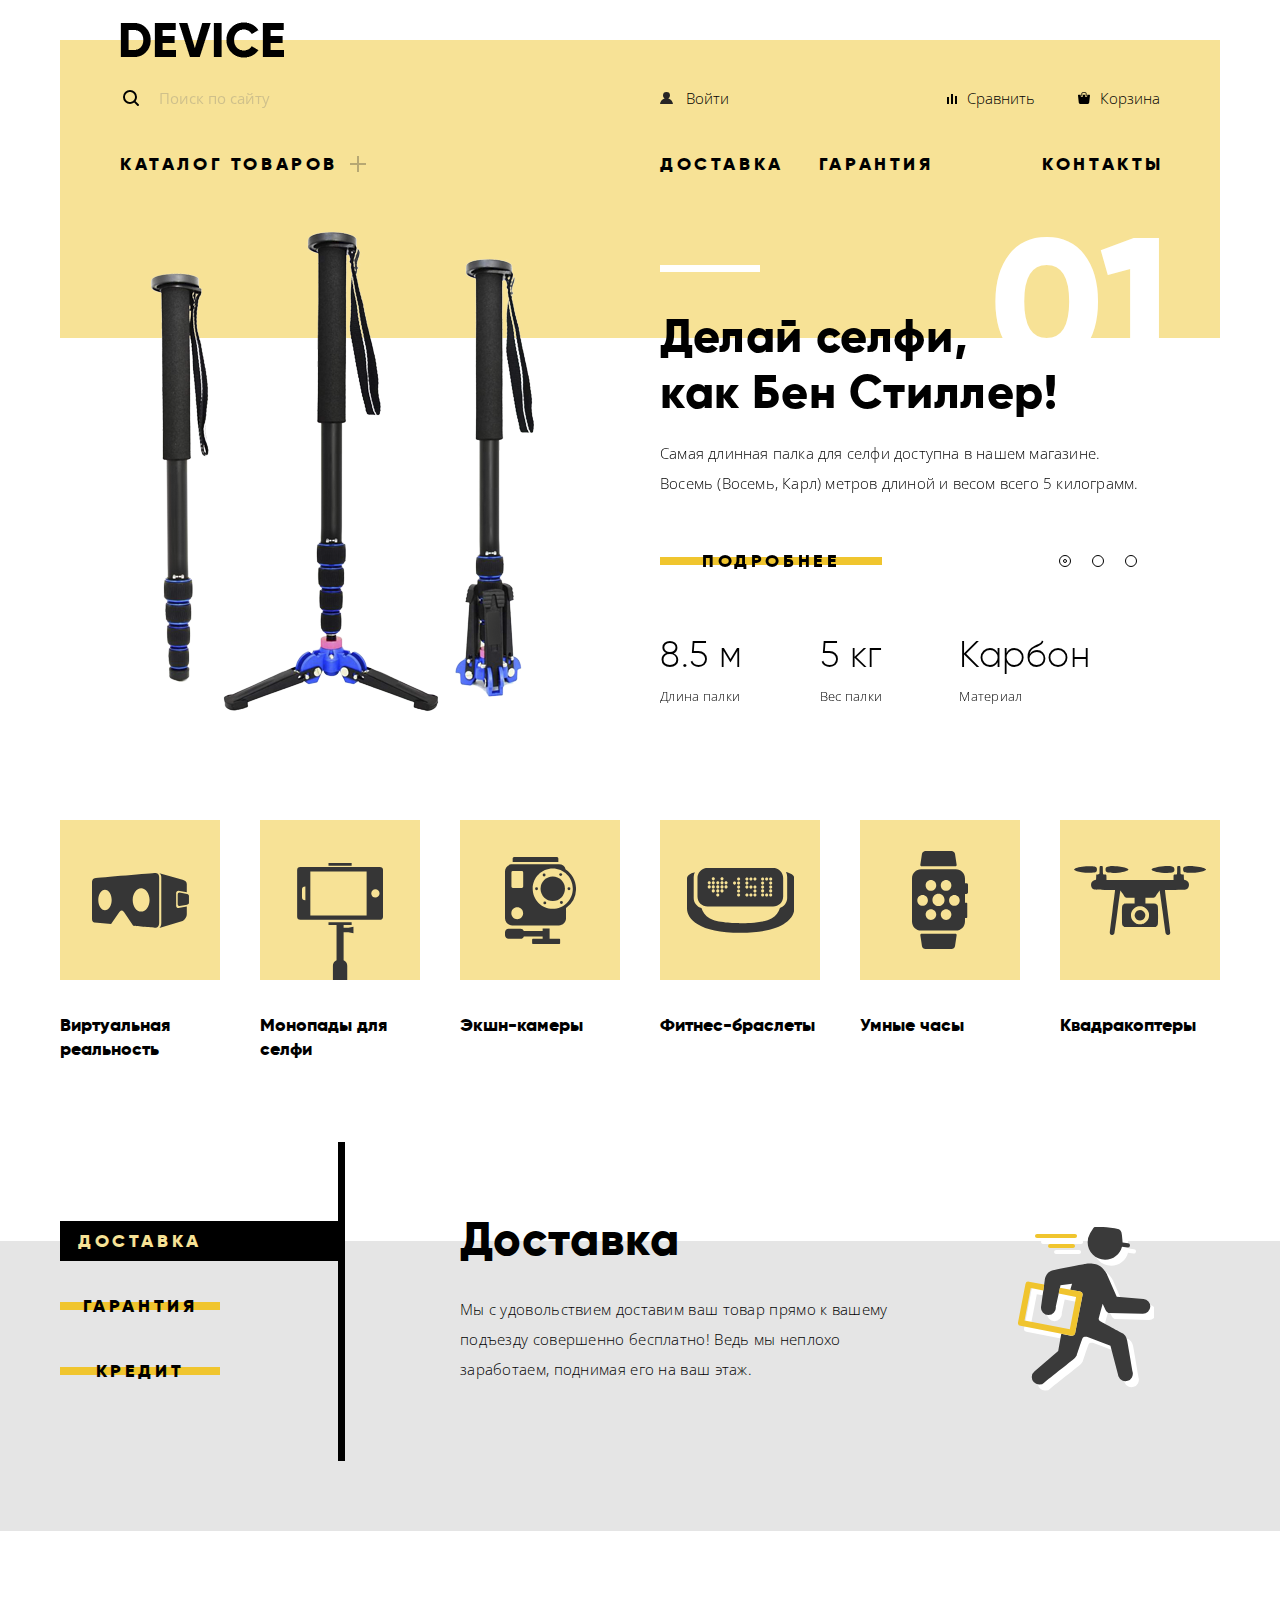
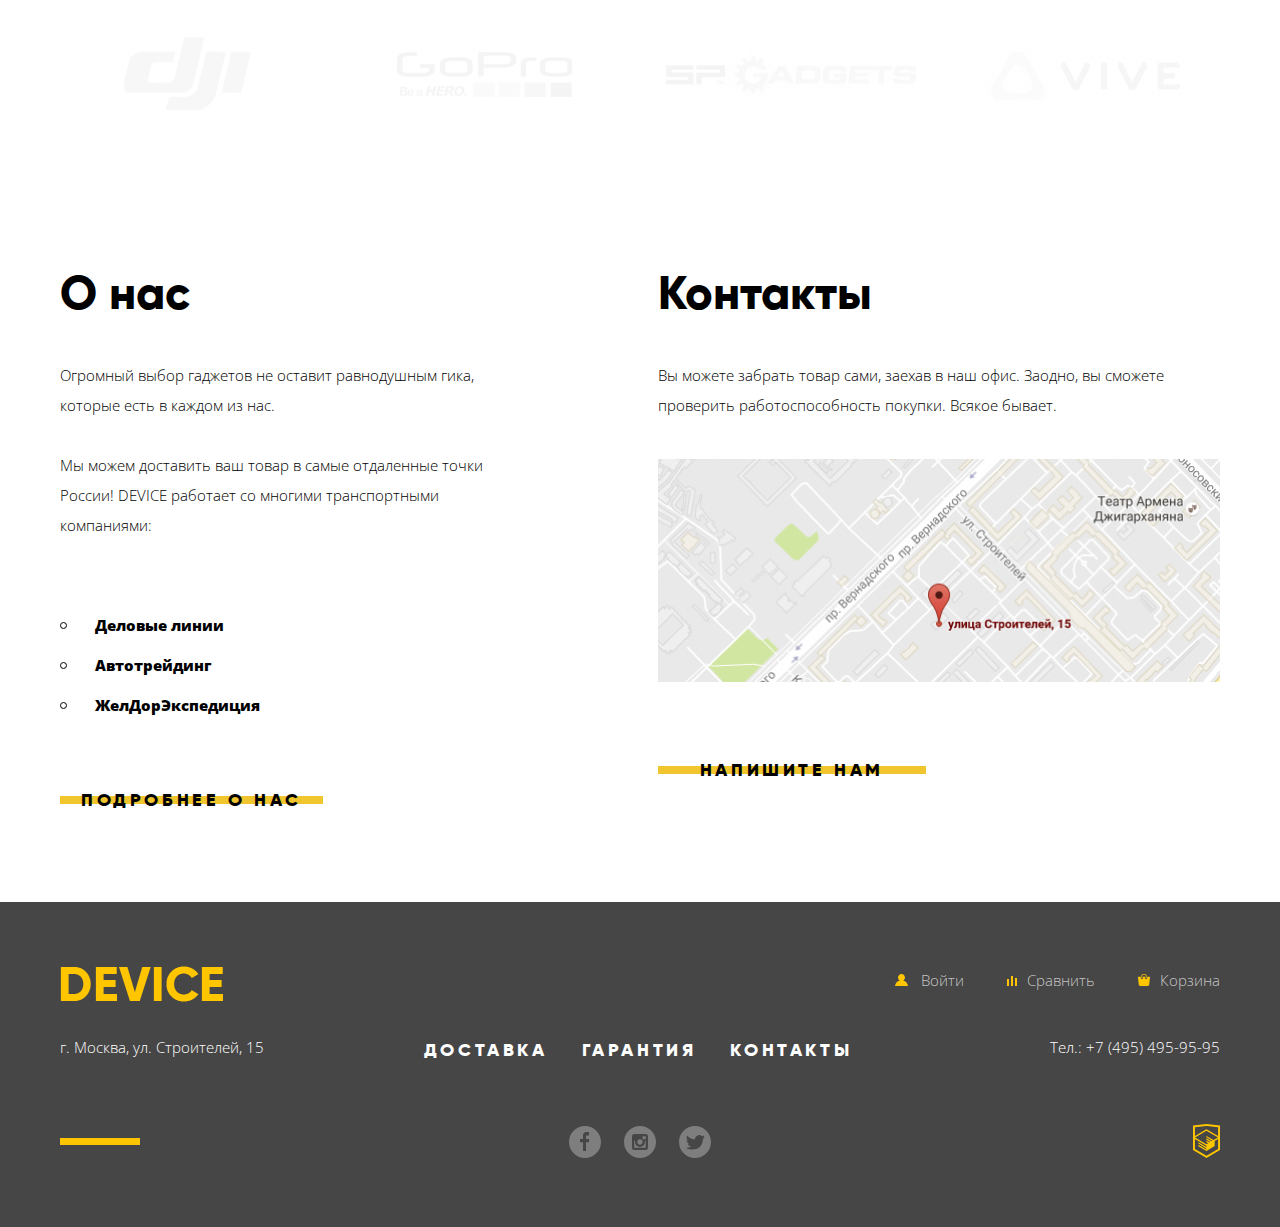
<file: index.html>
<!DOCTYPE html>
<html lang="ru">
<head>
	<meta charset="utf-8">
	<link href="https://fonts.googleapis.com/css?family=Open+Sans:300,400,700&amp;subset=cyrillic" rel="stylesheet">
	<link rel="stylesheet"  href="css/normalize.css">
	<link rel="stylesheet" type="text/css" href="css/style.css">
	<title>DEVICE</title>
</head>
<body>
	<header class="main-header container">
		<nav class="main-navigation">
			<a class="sign header-logo" href="#0"><img src="img/logo.png" width="150" height="52" alt="Логотип Девайс"></a>
			<div class="search-user-navigation">
				<form class="search-form" action="#0" method="post">
					<input name="search" placeholder="Поиск по сайту" type="search">
					<button type="submit">Найти</button>
				</form>
				<ul class="user-navigation">
					<li class="login-link"><a class="login-link-icon" href="login.html">Войти</a></li>
					<li class="comparison-link"><a class="comparison-link-icon" href="#0">Сравнить</a></li>
					<li class="basket-link"><a class="basket-link-icon" href="#0">Корзина</a></li>
				</ul>
			</div>
			<div class="site-navigation">
				<a class="site-navigation-icon" href="#0">Каталог товаров</a>
				<div class="catalog-menu">
					<ul>
						<li><a href="#0">Виртуальная реальность</a></li>
						<li><a href="#0">Моноподы для селфи</a></li>
						<li><a href="#0">Экшн-камеры</a></li>
					</ul>
					<ul>
						<li><a href="#0">Фитнес браслеты</a></li>
						<li><a href="#0">Умные часы</a></li>
					</ul>
					<ul>
						<li><a href="#0">Квадракоптеры</a></li>
					</ul>
				</div>
				<ul class="site-navigation-option">
					<li><a href="#0">Доставка</a></li>
					<li><a href="#0">Гарантия</a></li>
					<li><a href="#0">Контакты</a></li>
				</ul>
			</div>
		</nav>
	</header>
	<main class="main-contents">
		<section class="advertisement container">
			<input class="visually-hidden" type="radio" name="sliders" id="selfi" checked>
			<input class="visually-hidden" type="radio" name="sliders" id="bracelet">
			<input class="visually-hidden" type="radio" name="sliders" id="quadcopter">
			<div class="slide slide-01">
				<div class="picture">
					<img src="img/slider-1.png" width="384" height="486" alt="Самая длинная палка для селфи">
				</div>
				<div class="contents">
					<h2>Делай селфи,<br> как Бен Стиллер!</h2>
					<p>
						Самая длинная палка для селфи доступна в нашем магазине. Восемь (Восемь, Карл) метров длиной и весом всего 5 килограмм.
					</p>
					<div class="description">
						<a href="#0">Подробнее</a>
						<div class="slide-radio">
							<label for="selfi">Селфи-палка</label>
							<label for="bracelet">Фитнес-браслет</label>
							<label for="quadcopter">Квадракоптер</label>
						</div>
					</div>
					<ul class="detailed-description">
						<li>8.5 м
							<span>Длина палки</span>
						</li>
						<li>5 кг
							<span>Вес палки</span>
						</li>
						<li>Карбон
							<span>Материал</span>
						</li>
					</ul>
				</div>
			</div>
			<div class="slide slide-02">
				<div class="picture">
					<img src="img/slider-2.png" width="345" height="485" alt="Мотивирующие фитнес-браслеты">
				</div>
				<div class="contents">
					<h2>Худеем <br> правильно!</h2>
					<p>
						Мотивирующие фитнес-браслеты помогут найти в себе силы не пропускать занятия и соблюдать диету.
					</p>
					<div class="description">
						<a href="#0">Подробнее</a>
						<div class="slide-radio">
							<label for="selfi">Селфи-палка</label>
							<label for="bracelet">Фитнес-браслет</label>
							<label for="quadcopter">Квадракоптер</label>
						</div>
					</div>
					<ul class="detailed-description">
						<li>48 часов
							<span>Без подзарядки</span>
						</li>
					</ul>
				</div>
			</div>
			<div class="slide slide-03">
				<div class="picture">
					<img src="img/slider-3.png" width="526" height="334" alt="Квадракоптер с лазером">
				</div>
				<div class="contents">
					<h2>Порхает как бабочка, жалит как пчела!</h2>
					<p>
						Этот обычный, на первый взгляд, квадракоптер оснащен мощным лазером, замаскированным под стандартную камеру.
					</p>
					<div class="description">
						<a href="#0">Подробнее</a>
						<div class="slide-radio">
							<label for="selfi">Селфи-палка</label>
							<label for="bracelet">Фитнес-браслет</label>
							<label for="quadcopter">Квадракоптер</label>
						</div>
					</div>
					<ul class="detailed-description">
						<li>800 м
							<span>Дальность полета</span>
						</li>
						<li>50 м
							<span>Радиус поражения</span>
						</li>
					</ul>
				</div>
			</div>
		</section>
		<section class="products container">
			<ul class="catalog-products">
				<li><a class="visual-icon" href="#0">Виртуальная реальность</a></li>
				<li><a class="monopod-icon" href="#0">Монопады для селфи</a></li>
				<li><a class="camera-icon" href="#0">Экшн-камеры</a></li>
				<li><a class="bracelet-icon" href="#0">Фитнес-браслеты</a></li>
				<li><a class="watch-icon" href="#0">Умные часы</a></li>
				<li><a class="quadcopters-icon" href="#0">Квадракоптеры</a></li>
			</ul>
		</section>
		<section class="conditions">
			<section class="conditions-working container">
				<input class="visually-hidden" type="radio" id="button-delivery" name="conditions-working" checked>
				<input class="visually-hidden" type="radio" id="button-guarantee" name="conditions-working">
				<input class="visually-hidden" type="radio" id="button-credit" name="conditions-working">
				<div class="briefly-conditions">
					<ul>
						<li class="active"><span><label for="button-delivery">Доставка</label></span></li>
						<li><span><label for="button-guarantee">Гарантия</label></span></li>
						<li><span><label for="button-credit">Кредит</label></span></li>
					</ul>
				</div>
				<div class="detailed-conditions">
					<div class="contents-conditions stils-icon-delivery">
						<h2>Доставка</h2>
						<p>Мы с удовольствием доставим ваш товар прямо к вашему подъезду совершенно бесплатно! Ведь мы неплохо заработаем, поднимая его на ваш этаж.</p>
					</div>
					<div class="contents-conditions stils-icon-guarantee">
						<h2>Гарантия</h2>
						<p>Если из-за возгорания купленного у нас товара у вас сгорит дом - не переживайте, мы выдадим вам новый.<br>Товар, не дом, конечно же.</p>
					</div>
					<div class="contents-conditions stils-icon-credit">
						<h2>Кредит</h2>
						<p>Залезть в долговую яму стало проще! Кредитные консультанты подберут для вас наиболее выгодные условия кредита. Выгодные для нашего банка, разумеется.</p>
					</div>
				</div>
			</section>
		</section>
		<section class="partners container">
			<a href="#0"><img src="img/logo-1.jpg" width="260" height="100" alt="Логотип DJI"></a>
			<a href="#0"><img src="img/logo-3.jpg" width="260" height="100" alt="Логотип spGADGEST"></a>
			<a href="#0"><img src="img/logo-2.jpg" width="260" height="100" alt="Логотип GoPro"></a>
			<a href="#0"><img src="img/logo-4.jpg" width="260" height="100" alt="Логотип VIVE"></a>
		</section>
		<section class="information-contacts container">
			<section class="information">
				<h2>О нас</h2>
				<p>Огромный выбор гаджетов не оставит равнодушным гика, которые есть в каждом из нас.</p>
				<p>Мы можем доставить ваш товар в самые отдаленные точки России! DEVICE работает со многими транспортными компаниями:
				</p>
				<ul>
					<li>Деловые линии</li>
					<li>Автотрейдинг</li>
					<li>ЖелДорЭкспедиция</li>
				</ul>
				<a class="button" href="#0">Подробнее о нас</a>
			</section>
			<section class="сontacts">
				<h2>Контакты</h2>
				<p>Вы можете забрать товар сами, заехав в наш офис. Заодно, вы сможете проверить работоспособность покупки. Всякое бывает.</p>
				<img src="img/map.jpg" width="560" height="222" alt="Местонахождение на карте">
				<a class="button" href="#0">Напишите нам</a>
			</section>
		</section>
	</main>
	<footer class="main-footer">
		<div class="cellar-site container">
			<div class="user-footer"> 
				<a class="sign footer-logo" href="#0"><img src="img/logo-footer.png" width="150" height="52" alt="Логотип Девайс"></a>
				<ul class="user-footer-navigation">
					<li><a class="login-link-icon" href="login.html">Войти</a></li>
					<li><a class="comparison-link-icon" href="#0">Сравнить</a></li>
					<li><a class="basket-link-icon" href="#0">Корзина</a></li>
				</ul>
			</div>
			<div class="footer-conditions">
				<p class="adress">г. Москва, ул. Строителей, 15</p>
				<ul class="footer-conditions-working">
					<li><a href="#0">Доставка</a></li>
					<li><a href="#0">Гарантия</a></li>
					<li><a href="#0">Контакты</a></li>
				</ul>
				<p>Тел.: +7 (495) 495-95-95</p>
			</div>
			<div class="footer-social">
				<div class="social-networks">
					<a class="social-button facebook-icon" href="#0">Фейсбук</a>
					<a class="social-button instagram-icon" href="#0">Инстаграм</a>
					<a class="social-button twitter-icon" href="#0">Твиттер</a>
				</div>
				<a href="https://htmlacademy.ru/intensive/htmlcss" class="akademy">Академия</a>
			</div>
		</div>
	</footer>
	<section class="modal modal-contact">
		<h2 class="visually-hidden">Форма обратной связи</h2>
		<form action="#0" method="post">
			<div class="appointment-item-contacts">
				<p class="appointment-item">
					<label for="appointment-name">Ваше имя:</label>
					<input id="appointment-name" type="text" name="name" placeholder="Имя Фамилия">
				</p>
				<p class="appointment-item">
					<label for="appointment-email">Ваш e-mail:</label>
					<input id="appointment-email" type="email" name="email" placeholder="email@example.com">
				</p>
			</div>
			<p class="appointment-item">
				<label for="appointment-letter">Текст письма:</label>
				<textarea id="appointment-letter" name="appointment-letter" rows="8" cols="70" placeholder="В свободной форме"></textarea>
			</p>
			<button class="button" type="submit">Отправить</button>
		</form>
		<button class="modal-close" type="button">Закрыть</button>
	</section> 
	<section class="modal modal-map">
		<h2 class="visually-hidden">Как до нас добраться</h2>
		<iframe src="https://yandex.ru/map-widget/v1/-/CBVE4YsDwA" width="960" height="560"></iframe>
		<p>
			<img src="img/map-big.jpg" width="960" height="560" alt="Офис компании по адресу ул. Строителей 15, Санкт-Петербург">
		</p>
		<button class="modal-close" type="button">Закрыть</button>
	</section>
	<script src="js/popup.js"></script>
	<script src="js/map.js"></script>
</body>
</html>
</file>
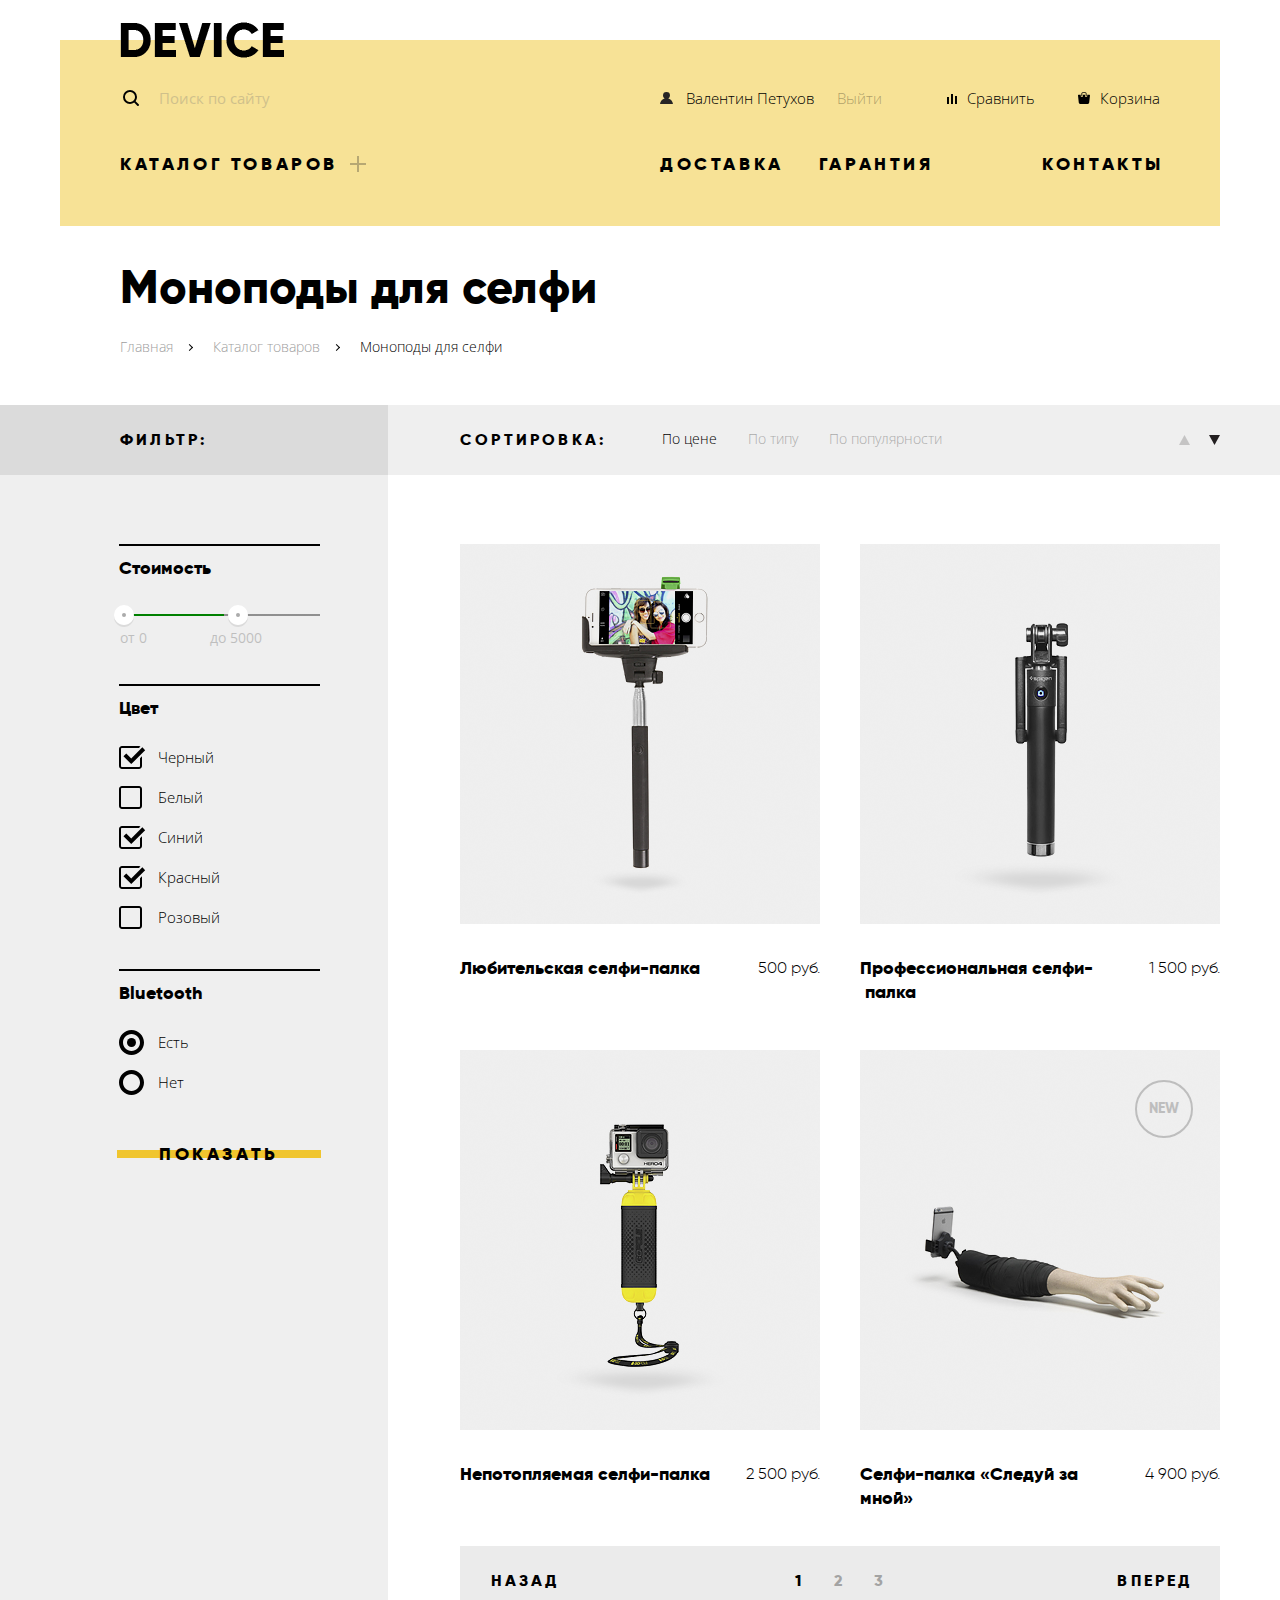
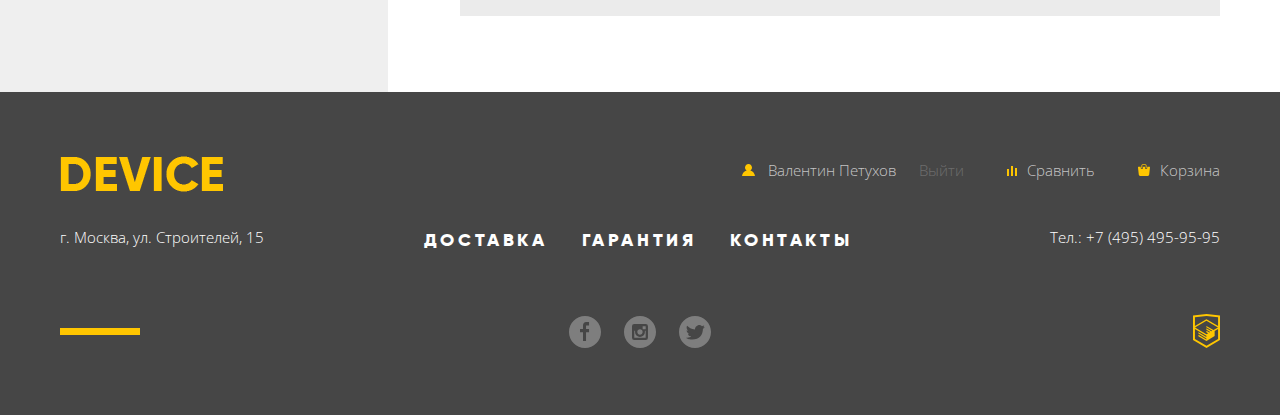
<file: catalog.html>
<!DOCTYPE html>
<html lang="ru">
<head>
	<meta charset="utf-8">
	<link href="https://fonts.googleapis.com/css?family=Open+Sans:300,400,700&amp;subset=cyrillic" rel="stylesheet">
	<link rel="stylesheet"  href="css/normalize.css">
	<link rel="stylesheet" type="text/css" href="css/style.css">
	<title>DEVICE</title>
</head>
<body>
	<header class="main-header main-header-catalog container">
		<nav class="main-navigation main-navigation-catalog">
			<a class="sign header-logo" href="index.html"><img src="img/logo.png" width="150" height="52" alt="Логотип Девайс"></a>
			<div class="search-user-navigation">
				<form class="search-form" action="#0" method="post">
					<input name="search" placeholder="Поиск по сайту" type="search">
					<button type="submit">Найти</button>
				</form>
				<ul class="user-navigation">
					<li class="login-icon login-link-icon"><a href="#0">Валентин Петухов</a></li>
					<li class="login-link login-link-out"><a href="#0">Выйти</a></li>
					<li class="comparison-link"><a class="comparison-link-icon" href="#0">Сравнить</a></li>
					<li class="basket-link"><a class="basket-link-icon" href="#0">Корзина</a></li>
				</ul>	
			</div>
			<div class="site-navigation">
				<a class="site-navigation-icon" href="#0">Каталог товаров</a>
				<div class="catalog-menu">
					<ul>
						<li><a href="#0">Виртуальная реальность</a></li>
						<li><a href="#0">Моноподы для селфи</a></li>
						<li><a href="#0">Экшн-камеры</a></li>
					</ul>
					<ul>
						<li><a href="#0">Фитнес браслеты</a></li>
						<li><a href="#0">Умные часы</a></li>
					</ul>
					<ul>
						<li><a href="#0">Квадракоптеры</a></li>
					</ul>
				</div>
				<ul class="site-navigation-option">
					<li><a href="#0">Доставка</a></li>
					<li><a href="#0">Гарантия</a></li>
					<li><a href="#0">Контакты</a></li>
				</ul>
			</div>
		</nav>
	</header>
	<main class="main-contents">
		<section class="content-monopods container">
			<h1 class="page-title">Моноподы для селфи</h1>
			<ul class="breadcrumbs">
				<li><a href="#0">Главная</a></li>
				<li><a href="#0">Каталог товаров</a></li>
				<li><a>Моноподы для селфи</a></li>
			</ul>
		</section>
		<section class="selection-product">
			<aside class="filters">
				<div class="header-filters">
					<h2 class="visually-current filters-container">Фильтр:</h2>
				</div>
				<div class="filters-container">
					<form class="filter" action="#0" method="post">
						<fieldset>
							<legend>Стоимость</legend>
							<div class="filter-cost">
								<button class="button-left" data-text="от 0" type="button">Ползунок 1</button>
								<button class="button-right" data-text="до 5000" type="button">Ползунок 2</button>
							</div>
						</fieldset>
						<fieldset>
							<legend>Цвет</legend>
							<input class="visually-hidden filter-input-checkbox" type="checkbox" name="black" id="filter-black" checked>
							<input class="visually-hidden filter-input-checkbox" type="checkbox" name="white" id="filter-white">
							<input class="visually-hidden filter-input-checkbox" type="checkbox" name="blue" id="filter-blue" checked>
							<input class="visually-hidden filter-input-checkbox" type="checkbox" name="red" id="filter-red" checked>
							<input class="visually-hidden filter-input-checkbox" type="checkbox" name="pink" id="filter-pink">
							<ul class="color-monopods">
								<li class="filter-input">
									<label for="filter-black">Черный</label>
								</li>
								<li class="filter-input">
									<label for="filter-white">Белый</label>
								</li>
								<li class="filter-input">
									<label for="filter-blue">Синий</label>
								</li>
								<li class="filter-input">
									<label for="filter-red">Красный</label>
								</li>
								<li class="filter-input">
									<label for="filter-pink">Розовый</label>
								</li>
							</ul>
						</fieldset>
						<fieldset>
							<legend>Bluetooth</legend>
							<input class="visually-hidden filter-input filter-input-radio" type="radio" name="filter-yes" id="filter-yes" value="yes" checked>
							<input class="visually-hidden filter-input filter-input-radio" type="radio" name="filter-yes" id="filter-no" value="no">
							<ul class="bluetooth-existence">
								<li class="filter-option">
									<label for="filter-yes">Есть</label>
								</li>
								<li class="filter-option">
									<label for="filter-no">Нет</label>
								</li>
							</ul>
						</fieldset>
						<button type="submit" class="filter-button button">Показать</button>
					</form>
				</div>
			</aside>
			<section class="sorting-catalog">
				<section class="sorting-container">
					<div class="sorting sorting-catalog-container">
						<h2 class="visually-current">Сортировка:</h2>
						<ul class="sorting-types">
							<li><a>По цене</a></li>
							<li><a href="#0">По типу</a></li>
							<li><a href="#0">По популярности</a></li>
						</ul>
						<ul class="display">
							<li><a href="#0">Отображать снизу вверх</a></li>
							<li><a>Отображать сверху вниз</a></li>
						</ul>
					</div>
				</section>
				<div class="sorting-catalog-container">
					<section class="catalog">
						<ul class="catalog-list">
							<li class="catalog-item">
								<div class="content-item">
									<div class="guide-catalog-item">
										<button class="button add-basket">В корзину</button>
										<button class="button add-comparison">Добавить к сравнению</button>
									</div>
									<a href="catalog-item.html"><img src="img/item-1.png" width="360" height="380" alt="Любительская селфи-палка"></a>
								</div>
								<div class="about-item">
									<h3><a href="catalog-item.html">Любительская селфи-палка</a>
									</h3>
									<span class="price">500 руб.</span>
								</div>
							</li>
							<li class="catalog-item">
								<div class="content-item">
									<div class="guide-catalog-item">
										<button class="button add-basket">В корзину</button>
										<button class="button add-comparison">Добавить к сравнению</button>
									</div>
									<a href="catalog-item.html"><img src="img/item-2.png" width="360" height="380" alt="Профессиональная селфи-палка"></a>
								</div>
								<div class="about-item">
									<h3><a href="catalog-item.html">Профессиональная селфи-&nbsp;палка</a>
									</h3>
									<span class="price">1 500 руб.</span>
								</div>

							</li>
							<li class="catalog-item">
								<div class="content-item">
									<div class="guide-catalog-item">
										<button class="button add-basket">В корзину</button>
										<button class="button add-comparison">Добавить к сравнению</button>
									</div>
									<a href="catalog-item.html"><img src="img/item-3.png" width="360" height="380" alt="Непотопляемая селфи-палка"></a>
								</div>
								<div class="about-item">
									<h3><a href="catalog-item.html">Непотопляемая селфи-палка</a>
									</h3>
									<span class="price">2 500 руб.</span>
								</div>
							</li>
							<li class="catalog-item">
								<div class="content-item new-product-icon">
									<div class="guide-catalog-item">
										<button class="button add-basket">В корзину</button>
										<button class="button add-comparison">Добавить к сравнению</button>
									</div>
									<a href="catalog-item.html"><img src="img/item-4.png" width="360" height="380" alt="Селфи-палка Следуй за мной"></a>
								</div>
								<div class="about-item">
									<h3><a href="catalog-item.html">Селфи-палка «Следуй за мной»&nbsp;</a></h3>
									<span class="price">4 900 руб.</span>
								</div>
							</li>
						</ul>
						<ul class="pagination"> 
							<li><a href="#0">Назад</a></li>
							<li><a>1</a></li>
							<li><a href="#0">2</a></li>
							<li><a href="#0">3</a></li>
							<li><a href="#0">Вперед</a></li>
						</ul>
					</section>
				</div>
			</section>
		</section>
	</main>
	<footer class="main-footer main-footer-catalog">
		<div class="cellar-site container">
			<div class="user-footer user-footer-catalog"> 
				<a class="sign footer-logo" href="#0"><img src="img/logo-footer.png" width="150" height="52" alt="Логотип Девайс"></a>
				<ul class="user-footer-navigation">
					<li class="login-icon login-link-icon"><a href="#0">Валентин Петухов</a></li>
					<li><a class="login-link" href="login.html">Выйти</a>
						<li><a class="comparison-link-icon" href="#0">Сравнить</a></li>
						<li><a class="basket-link-icon" href="#0">Корзина</a></li>
					</ul>
				</div>
				<div class="footer-conditions">
					<p class="adress">г. Москва, ул. Строителей, 15</p>
					<ul class="footer-conditions-working">
						<li><a href="#0">Доставка</a></li>
						<li><a href="#0">Гарантия</a></li>
						<li><a href="#0">Контакты</a></li>
					</ul>
					<p>Тел.: +7 (495) 495-95-95</p>
				</div>
				<div class="footer-social">
					<div class="social-networks">
						<a class="social-button facebook-icon" href="#0">Фейсбук</a>
						<a class="social-button instagram-icon" href="#0">Инстаграм</a>
						<a class="social-button twitter-icon" href="#0">Твиттер</a>
					</div>
					<a href="https://htmlacademy.ru/intensive/htmlcss" class="akademy">Академия</a>
				</div>
			</div>
		</footer>
	</body>
	</html>
</file>
<file: css/style.css>
@-webkit-keyframes bounce {
	0% {
		-webkit-transform: translateX(-2000px) rotate(0);
		transform: translateX(-2000px) rotate(0)
	}
	to {
		-webkit-transform: translateX(0) rotate(360deg);
		transform: translateX(0) rotate(360deg)
	}
}

@keyframes bounce {
	0% {
		-webkit-transform: translateX(-2000px) rotate(0);
		transform: translateX(-2000px) rotate(0)
	}
	to {
		-webkit-transform: translateX(0) rotate(360deg);
		transform: translateX(0) rotate(360deg)
	}
}

@-webkit-keyframes shake {
	0%,
	to {
		-webkit-transform: translateX(0);
		transform: translateX(0)
	}
	10%,
	30%,
	50%,
	70%,
	90% {
		-webkit-transform: translateX(-10px);
		transform: translateX(-10px)
	}
	20%,
	40%,
	60%,
	80% {
		-webkit-transform: translateX(10px);
		transform: translateX(10px)
	}
}

@keyframes shake {
	0%,
	to {
		-webkit-transform: translateX(0);
		transform: translateX(0)
	}
	10%,
	30%,
	50%,
	70%,
	90% {
		-webkit-transform: translateX(-10px);
		transform: translateX(-10px)
	}
	20%,
	40%,
	60%,
	80% {
		-webkit-transform: translateX(10px);
		transform: translateX(10px)
	}
}

@keyframes emergence {
	0% {
		opacity: 0;
	}
	100% {
		opacity: 1;
	}
}

@keyframes appearance {
	0% {
		opacity: 0;
	}
	100% {
		opacity: 1;
	}
}
@keyframes increase {
	0% {
		transform: scale(1);
	}
	50% {
		transform: scale(1.05);
	}
	100% {
		transform: scale(1);
	}
}
@font-face {
	font-family: 'Gilroy';
	src: url(../fonts/Gilroylight.woff2) format('woff2'), url(../fonts/Gilroylight.woff) format('woff');
	font-weight: 300;
	font-style: normal
}

@font-face {
	font-family: 'Gilroy';
	src: url(../fonts/Gilroyextrabold.woff2) format('woff2'), url(../fonts/Gilroyextrabold.woff) format('woff');
	font-weight: 800;
	font-style: normal
}

body {
	margin: 0;
	padding: 0;
	font-family: 'Open Sans', Arial, sans-serif;
	font-weight: 300;
	font-size: 15px;
	line-height: 30px;
	background-color: #fff;
	overflow-x: hidden;
}

img {
	width: 100%;
	height: auto
}

.main-navigation {
	background-color: #f7e296;
	padding-bottom: 162px
}

.main-navigation-catalog {
	padding-bottom: 50px
}

a {
	text-decoration: none
}

.search-form,
.user-navigation {
	font-size: 15px;
	line-height: 30px
}

.catalog-item {
	transition: all .2s ease-in-out;
}

.briefly-conditions span,
.filter .filter-button,
.guide-catalog-item .button,
.modal-contact button,
.search-form input[type=search] {
	background-color: transparent;
	border: 0
}

.search-form input[type=search] {
	margin-left: 37px;
	opacity: .3;
	width: 340px
}

.search-form input[type=search]:hover {
	opacity: .6
}

.search-form input[type=search]:focus {
	outline: 0;
	opacity: 1;
	border-bottom: 2px solid #000
}

.search-form button[type=submit]:hover,
.search-form input[type=search]:focus~button[type=submit] {
	position: absolute;
	top: -24px;
	right: 0;
	display: block;
	border: 2px solid #000;
	padding: 15px;
	cursor: pointer
}

.description label,
.search-form {
	position: relative
}

.search-form button[type=submit] {
	background-color: #f7e296;
	display: none
}

.search-form button[type=submit]:hover {
	background-color: #000;
	color: #fff
}

.search-form button[type=submit]:active,
.search-form button[type=submit]:focus {
	color: rgba(255, 255, 255, .5);
	outline: 0
}

.search-form::before {
	content: "";
	width: 16px;
	height: 16px;
	position: absolute;
	top: 7px;
	left: 3px;
	background: url(../img/search.svg) no-repeat 0 0
}

.site-navigation-icon,
.site-navigation-option {
	line-height: 24px
}

.briefly-conditions span,
.site-navigation-icon,
.site-navigation-option {
	font-family: "Gilroy", Arial, sans-serif;
	font-weight: 800;
	letter-spacing: 3.6px;
	font-size: 18px;
	text-transform: uppercase
}

.bluetooth-existence,
.breadcrumbs,
.catalog-list,
.catalog-menu ul,
.color-monopods,
.detailed-description,
.display,
.footer-conditions-working,
.pagination,
.site-navigation,
.site-navigation-option,
.sorting-types,
.user-footer-navigation,
.user-navigation {
	list-style: none
}

.catalog a,
.catalog-products a,
.site-navigation a,
.site-navigation-option a,
.user-navigation a {
	color: #000
}

.akademy:hover,
.site-navigation a:hover,
.site-navigation-option a:hover,
.user-navigation a:hover {
	opacity: .6
}

.akademy:active,
.site-navigation a:active,
.site-navigation-option a:active,
.user-navigation a:active,
.akademy:focus,
.site-navigation a:focus,
.site-navigation-option a:focus,
.user-navigation a:focus {
	opacity: .3
}

.catalog-products,
.contents h2 {
	font-family: "Gilroy", Arial, sans-serif;
	font-weight: 800;
	margin: 0
}

.contents h2 {
	position: relative;
	z-index: 1;
	letter-spacing: .6px;
	font-size: 47px;
	line-height: 56px
}

.briefly-conditions li,
.contents a,
.filter .filter-button,
.footer-conditions-working,
.guide-catalog-item .add-basket,
.information .button,
.information a,
.modal-contact .button,
.сontacts .button,
.сontacts a {
	position: relative;
	z-index: 2;
	font-family: "Gilroy", Arial, sans-serif;
	font-weight: 800;
	font-size: 18px;
	text-transform: uppercase;
	color: #000;
	letter-spacing: 3.6px;
	outline: 0;
}

.briefly-conditions span::before,
.contents a::before,
.filter .filter-button::before,
.guide-catalog-item .add-basket:before,
.information a::before,
.modal-contact .button::before,
.сontacts a::before {
	position: absolute;
	top: calc(50% - 4px);
	left: 0;
	right: 0;
	z-index: -1;
	content: "";
	height: 8px;
	background-color: #f0c52e;
	transition: top .15s, height.15s;
}

.catalog-products a:hover::before {
	background-color: #f0c52e;
}

.contents a:hover::before,
.briefly-conditions span:hover::before,
.filter-button:hover::before,
.guide-catalog-item .add-basket:hover::before,
.information a:hover::before,
.modal-contact .button:hover::before,
.сontacts a:hover::before {
	top: 0;
	height: 100%;
}

.contents a:active,
.filter-button:active,
.guide-catalog-item .add-basket:active,
.information a:active,
.modal-contact .button:active,
.сontacts a:active,
.contents a:focus,
.filter-button:focus,
.guide-catalog-item .add-basket:focus,
.information a:focus,
.modal-contact .button:focus,
.сontacts a:focus {
	background-color: #f0c52e;
	color: rgba(0, 0, 0, .3)
}

.detailed-description li span {
	font-family: 'Open Sans', Arial, sans-serif;
	font-weight: 300;
	font-size: 13px;
	line-height: 20px;
	margin-top: 7px;
	letter-spacing: .3px
}

.main-contents .products {
	margin-bottom: 115px
}

.catalog-products {
	display: -webkit-box;
	display: -ms-flexbox;
	display: flex;
	-webkit-box-pack: justify;
	-ms-flex-pack: justify;
	justify-content: space-between;
	list-style: none;
	padding: 0;
	font-size: 18px;
	line-height: 24px
}

.briefly-conditions label,
.catalog-products a {
	display: block;
	cursor: pointer;
}

.briefly-conditions span,
.catalog-products li {
	width: 160px;
	position: relative
}

.catalog-products a::before {
	content: "";
	width: 160px;
	height: 160px;
	display: block;
	margin-bottom: 33px;
	background-color: #f7e296;
	z-index: -1;
}

.main-contents .advertisement {
	margin-bottom: -8px;
	counter-reset: section;
}

.catalog-products a::after {
	content: "";
	width: 160px;
	height: 160px;
	position: absolute;
	left: 0;
	top: 0
}

.visual-icon::after {
	background: url(../img/visual-icon.svg) no-repeat center center
}

.monopod-icon::after {
	background: url(../img/monopod-icon.svg) no-repeat center bottom
}

.camera-icon::after {
	background: url(../img/camera-icon.svg) no-repeat center center
}

.bracelet-icon::after {
	background: url(../img/bracelet-icon.svg) no-repeat center center
}

.watch-icon::after {
	background: url(../img/watch-icon.svg) no-repeat center center
}

.quadcopters-icon::after {
	background: url(../img/quadcopters-icon.svg) no-repeat center center
}

.catalog-products a:active::after,
.catalog-products a:focus::after {
	opacity: .3
}

.catalog-products a:active,
.catalog-products a:focus {
	color: rgba(1, 1, 1, .3)
}

.briefly-conditions {
	position: relative;
	width: 316px;
	padding-top: 30px
}

.briefly-conditions::before {
	content: "";
	width: 7px;
	height: 319px;
	background-color: #000;
	position: absolute;
	right: 0;
	top: -34px
}

.briefly-conditions ul {
	list-style: none;
	padding: 0
}

.briefly-conditions li {
	margin-bottom: 25px
}

.briefly-conditions span {
	line-height: 40px;
	display: inline-block;
	text-align: center;
	cursor: pointer;
}

.briefly-conditions li:active span::before,
.briefly-conditions li:focus span::before {
	display: none
}

.briefly-conditions li:active,
.briefly-conditions li:active span,
.briefly-conditions span:active,
.briefly-conditions li:focus,
.briefly-conditions li:focus span,
.briefly-conditions span:focus {
	background-color: #000;
	color: #f7e296;
}

#button-credit:checked~.detailed-conditions .stils-icon-credit,
#button-delivery:checked~.detailed-conditions .stils-icon-delivery,
#button-guarantee:checked~.detailed-conditions .stils-icon-guarantee {
	display: block;
	animation: increase 1s;
}

#button-credit:checked~.briefly-conditions li:nth-child(3),
#button-delivery:checked~.briefly-conditions li:nth-child(1),
#button-guarantee:checked~.briefly-conditions li:nth-child(2) {
	background-color: #000;
	color: #f7e296;
}

#button-credit:checked~.briefly-conditions li:nth-child(3):hover span,
#button-delivery:checked~.briefly-conditions li:nth-child(1):hover span,
#button-guarantee:checked~.briefly-conditions li:nth-child(2):hover span {
	background-color: transparent;
}

#button-credit:checked~.briefly-conditions li:nth-child(3):hover label,
#button-delivery:checked~.briefly-conditions li:nth-child(1):hover label,
#button-guarantee:checked~.briefly-conditions li:nth-child(2):hover label {
	cursor: default;
}

#button-credit:checked~.briefly-conditions li:nth-child(3) span::before,
#button-delivery:checked~.briefly-conditions li:nth-child(1) span::before,
#button-guarantee:checked~.briefly-conditions li:nth-child(2) span::before {
	display: none;
}

.detailed-conditions {
	width: calc(1160px - 317px);
	margin-left: 115px;
}

.contents-conditions {
	display: none;
	position: relative;
}

.contents-conditions p {
	width: 60%;
	margin-top: -8px;
	letter-spacing: .3px
}

.stils-icon-delivery::after {
	background: url(../img/delivery.svg) no-repeat center center;
	content: "";
	width: 200px;
	height: 200px;
	position: absolute;
	right: 34px;
	top: -6px
}

.stils-icon-guarantee::after {
	background: url(../img/warranty.svg) no-repeat center center;
	content: "";
	width: 200px;
	height: 200px;
	position: absolute;
	right: 32px;
	top: -15px
}

.stils-icon-credit::after {
	background: url(../img/credit.svg) no-repeat center center;
	content: "";
	width: 200px;
	height: 200px;
	position: absolute;
	right: 48px;
	top: -18px
}

.content-monopods h1,
.contents-conditions h2,
.information h2,
.sign,
.сontacts h2 {
	font-family: "Gilroy", Arial, sans-serif;
	font-weight: 800;
	font-size: 47px;
	line-height: 48px
}

.sign {
	color: #000;
	font-size: 48px;
	text-transform: uppercase
}

.content-monopods>h1 {
	margin-bottom: 20px
}

.contents-conditions h2 {
	letter-spacing: 1px;
	margin-top: 39px;
	margin-bottom: 39px
}

.main-contents .content-monopods {
	margin-bottom: 43px
}

.information ul {
	list-style: none
}

.information li {
	font-weight: 800;
	padding-bottom: 10px;
	position: relative
}

.cellar-site a,
.user-footer-navigation a:hover {
	color: #fff
}

.sign:hover,
.user-footer-navigation a:hover::before {
	opacity: .6
}

.content-item:hover img,
.sign:active,
.sign:focus {
	opacity: .3
}

.user-footer .footer-logo {
	color: #ffc600
}

.user-footer-navigation a {
	color: rgba(255, 255, 255, .7)
}

.user-footer-navigation a:active,
.user-footer-navigation a:focus {
	color: #fff;
	opacity: .3
}

.filter legend,
.user-footer-navigation a .modal-contact {
	font-family: "Gilroy", Arial, sans-serif;
	font-weight: 800;
	font-size: 18px;
	line-height: 24px
}

.modal-contact input[type=email],
.modal-contact input[type=text] {
	width: 360px;
	height: 50px
}

.modal-contact input[type=email],
.modal-contact input[type=text],
.modal-contact textarea {
	font-family: 'Open Sans', Arial, sans-serif;
	font-weight: 300;
	font-size: 14px;
	line-height: 18px;
	background-color: #f2f2f2;
	padding-left: 20px;
	-webkit-box-sizing: border-box;
	box-sizing: border-box
}

.login-form input:focus {
	border-color: #663d15
}

.login-checkbox:focus,
.login-checkbox:hover {
	color: #663d15
}

.breadcrumbs a {
	opacity: .4;
	font-size: 14px;
	color: #000
}

.filters h2,
.sorting h2 {
	font-family: "Gilroy", Arial, sans-serif;
	font-weight: 800;
	font-size: 16px;
	text-transform: uppercase;
	letter-spacing: 3.2px;
	margin-top: 0;
	margin-bottom: 0;
	line-height: 70px;
	position: relative
}

.sorting {
	display: -webkit-box;
	display: -ms-flexbox;
	display: flex;
	-webkit-box-align: center;
	-ms-flex-align: center;
	align-items: center;
	-webkit-box-pack: justify;
	-ms-flex-pack: justify;
	justify-content: space-between;
	margin-bottom: 65px
}

.filters {
	width: calc(50% - (1160px/2 - 328px));
	background-color: #efefef
}

.filters-container {
	width: 328px;
	margin-left: auto;
	-webkit-box-sizing: border-box;
	box-sizing: border-box;
	padding-left: 57px
}

.header-filters {
	background-color: #dbdbdb
}

.header-filters>h2 {
	padding-left: 60px
}

.catalog-item {
	margin-top: 4px;
	margin-bottom: 42px
}

.catalog-item h3 {
	font-family: "Gilroy", Arial, sans-serif;
	font-weight: 800;
	font-size: 18px;
	line-height: 24px;
	margin: 0;
	width: 260px
}

.guide-catalog-item {
	display: none;
	width: 100%;
	position: absolute;
	bottom: 0;
	top: 0;
	-webkit-box-orient: vertical;
	-webkit-box-direction: normal;
	-ms-flex-direction: column;
	flex-direction: column;
	-webkit-box-pack: center;
	-ms-flex-pack: center;
	justify-content: center;
	z-index: 2;
	margin-top: 40px;
}

.guide-catalog-item .button {
	cursor: pointer;
	margin: 6px auto 0
}

.guide-catalog-item .add-basket {
	padding: 0 38px
}

.guide-catalog-item .add-comparison {
	opacity: .6;
	font-family: 'Open Sans', Arial, sans-serif;
	font-weight: 300;
	font-size: 13px;
	line-height: 36px
}

.content-item {
	position: relative;
	height: 380px;
	margin-bottom: 32px;
	background-color: #efefef;
}

.pagination a,
.price {
	font-family: "Gilroy", Arial, sans-serif;
	font-size: 16px;
	line-height: 24px
}

.pagination a {
	-webkit-box-align: center;
	-ms-flex-align: center;
	align-items: center;
	-webkit-box-pack: center;
	-ms-flex-pack: center;
	justify-content: center;
	letter-spacing: 3.2px;
	text-transform: uppercase;
	font-weight: 800;
}

.price {
	font-weight: 300
}

.content-item:hover .guide-catalog-item,
.pagination,
.pagination a {
	display: -webkit-box;
	display: -ms-flexbox;
	display: flex;
	animation: emergence 1s;
}

.pagination {
	padding: 0;
	margin: 0;
	background-color: #ebebeb;
	-webkit-box-pack: justify;
	-ms-flex-pack: justify;
	justify-content: space-between
}

.user-footer-navigation .login-link:hover,
.user-navigation .login-link-out:hover {
	opacity: 1
}

.pagination li:first-child a,
.pagination li:last-child a {
	width: 130px;
	height: 70px;
	opacity: 1;
}

.pagination li:first-child a:hover,
.pagination li:last-child a:hover {
	background-color: #dbdbdb;
	opacity: 1;
}

.pagination li:first-child a:active,
.pagination li:last-child a:active,
.pagination li:first-child a:focus,
.pagination li:last-child a:focus {
	opacity: .6;
}

.pagination li:first-child {
	margin-right: auto;
}

.pagination li:last-child {
	margin-left: auto;
}

.pagination a {
	width: 40px;
	height: 70px;
	justify-content: center;
	opacity: .3;
}

.pagination a[href]:hover {
	opacity: .6
}

.pagination a:not([href]),
.pagination a[href]:active,
.pagination a[href]:focus  {
	opacity: 1;
}


.container {
	width: 1160px;
	margin: 0 auto;
	padding: 0 20px
}

.main-header {
	margin-top: 40px
}

.main-header-catalog {
	margin-bottom: 37px
}

.user-navigation {
	display: -webkit-box;
	display: -ms-flexbox;
	display: flex;
	-webkit-box-orient: horizontal;
	-webkit-box-direction: normal;
	-ms-flex-direction: row;
	flex-direction: row;
	margin: 0 0 0 auto;
	padding: 0;
	width: 500px
}

.user-navigation li:last-child {
	margin-left: 43px
}

.basket-link-icon::before {
	content: "";
	width: 12px;
	height: 12px;
	display: inline-block;
	vertical-align: baseline;
	margin-right: 10px;
	background: url(../img/cart.svg) no-repeat 0 0
}

.user-footer-navigation .basket-link-icon::before {
	background: url(../img/cart-footer.svg) no-repeat 0 0
}

.comparison-link {
	margin-left: auto
}

.comparison-link-icon::before {
	content: "";
	width: 10px;
	height: 10px;
	display: inline-block;
	vertical-align: baseline;
	margin-right: 10px;
	background: url(../img/compare.svg) no-repeat 0 0
}

.user-footer-navigation .comparison-link-icon::before {
	background: url(../img/compare-footer.svg) no-repeat 0 0
}


.login-link-icon::before {
	content: "";
	width: 13px;
	height: 12px;
	display: inline-block;
	vertical-align: baseline;
	margin-right: 13px;
	background: url(../img/user.svg) no-repeat 0 0
}

.user-footer-navigation .login-icon::before,
.user-footer-navigation .login-link-icon::before {
	background: url(../img/user-footer.svg) no-repeat 0 0
}

.search-user-navigation {
	-webkit-box-orient: horizontal;
	-webkit-box-direction: normal;
	-ms-flex-direction: row;
	flex-direction: row;
	padding: 0 60px;
	margin: -6px 0 39px
}

.search-user-navigation,
.site-navigation,
.site-navigation-option {
	display: -webkit-box;
	display: -ms-flexbox;
	display: flex
}

.site-navigation {
	position: relative;
	padding: 0 60px
}

.site-navigation-icon::before {
	content: "";
	width: 16px;
	height: 16px;
	position: absolute;
	top: 4px;
	left: 290px;
	background: url(../img/plus.svg) no-repeat 0 0;
	opacity: .3
}

.site-navigation-option {
	-webkit-box-orient: horizontal;
	-webkit-box-direction: normal;
	-ms-flex-direction: row;
	flex-direction: row;
	margin: 0 0 0 auto;
	padding: 0;
	width: 500px
}

.site-navigation-option li:first-child {
	margin-right: 35px
}

.site-navigation-option li:last-child {
	margin-left: auto;
	margin-right: -4px
}

.header-logo {
	display: inline-block;
	margin-left: 60px;
	-webkit-transform: translateY(-22px);
	-ms-transform: translateY(-22px);
	transform: translateY(-22px)
}

.slide {
	display: -webkit-box;
	display: -ms-flexbox;
	display: flex;
	-webkit-box-orient: horizontal;
	-webkit-box-direction: normal;
	-ms-flex-direction: row;
	flex-direction: row;
	-webkit-box-pack: justify;
	-ms-flex-pack: justify;
	justify-content: space-between;
	margin: -100px 0 0;
	margin-bottom: 105px;
	padding: 0 60px;

	position: absolute;
	top: 337px;
	opacity: 0;
	pointer-events: none;
	transform: matrix3d(0.984808, 0.173648, 0, 0, -0.173648, 0.984808, 0, 0, 0, 0, 1, 0, 1951.5, 0, 0, 1);
	transition: transform 0.8s, opacity 1.2s;
	transition-timing-function: cubic-bezier(0.7,0,0.3,1);
}

.slide-01 .picture {
	margin-left: 30px;
	margin-top: -10px
}

.slide-02 .picture {
	margin-left: 55px
}

.slide-03 .picture {
	padding-top: 55px;
	margin-left: -29px
}

.slide-03 h2 {
	width: 505px
}

.slide-03 .contents p {
	width: 95%
}

.slide-03 .detailed-description li {
	margin-right: 44px
}
.advertisement .slide-02 {
	margin-bottom: 96px;
}
.advertisement .slide-03 {
	margin-bottom: 107px;
}
.contents {
	position: relative;
	width: 500px;
	margin-top: 70px
}

.contents::before {
	content: "";
	width: 100px;
	height: 7px;
	position: absolute;
	top: -43px;
	background-color: #fff
}

.contents::after {
	position: absolute;
	top: -19px;
	right: -12px;
	font-size: 180px;
	font-family: "Gilroy", Arial, sans-serif;
	font-weight: 800;
	color: #fff;
	content: "0" counter(section);
	counter-increment: section;
}

.contents p {
	width: 97%;
	margin-bottom: 43px;
	margin-top: 18px;
	letter-spacing: .2px
}

.description {
	display: -webkit-box;
	display: -ms-flexbox;
	display: flex;
	-webkit-box-orient: horizontal;
	-webkit-box-direction: normal;
	-ms-flex-direction: row;
	flex-direction: row;
	padding-bottom: 40px
}

.button,
.description a {
	line-height: 40px;
	display: inline-block;
	padding: 0 42px
}

.slide-radio {
	margin-left: auto;
	margin-right: 23px;
	font-size: 0;
	-ms-flex-item-align: center;
	-ms-grid-row-align: center;
	align-self: center
}

.slide-radio input:checked+label {
	background-color: #000
}

.slide-radio label {
	display: inline-block;
	width: 10px;
	height: 10px;
	margin-left: 21px;
	vertical-align: middle;
	background-color: transparent;
	border: 1px solid #000;
	border-radius: 50%;
	cursor: pointer
}

.detailed-description,
.detailed-description li {
	display: -webkit-box;
	display: -ms-flexbox;
	display: flex
}

.detailed-description {
	padding-left: 0;
	margin-top: 10px
}

.detailed-description li {
	-webkit-box-orient: vertical;
	-webkit-box-direction: normal;
	-ms-flex-direction: column;
	flex-direction: column;
	margin-right: 77px;
	letter-spacing: .5px;
	font-family: "Gilroy", Arial, sans-serif;
	font-weight: 300;
	font-size: 36px;
	line-height: 48px
}

.detailed-description li:last-child {
	margin-right: 0
}

.conditions {
	position: relative;
	margin-bottom: 209px
}

.conditions::before {
	content: "";
	background-color: #e5e5e5;
	position: absolute;
	width: 100%;
	height: 100%;
	top: 65px;
	z-index: -1;
	padding-bottom: 50px
}

.conditions-working,
.information-contacts,
.partners {
	display: -webkit-box;
	display: -ms-flexbox;
	display: flex
}

.information-contacts,
.partners {
	-webkit-box-orient: horizontal;
	-webkit-box-direction: normal;
	-ms-flex-direction: row;
	flex-direction: row;
	-webkit-box-pack: justify;
	-ms-flex-pack: justify;
	justify-content: space-between
}

.partners {
	margin-bottom: 96px
}

.partners img[src*=logo-] {
	-webkit-filter: grayscale(100%);
	filter: grayscale(100%);
	opacity: .2;
	transition: all .2s ease-in-out;
}

.partners img:hover,
.partners a:focus {
	opacity: 1;
	-webkit-filter: none;
	filter: none;
}

.information-contacts {
	margin-bottom: 82px
}

.information a {
	padding: 0 21px
}

.information p {
	width: 85%;
	padding-bottom: 11px;
	padding-top: 4px
}

.information ul {
	margin-top: 59px;
	margin-bottom: 50px;
	padding-left: 35px
}

.information li:before {
	content: "";
	width: 5px;
	height: 5px;
	position: absolute;
	left: -35px;
	top: 12px;
	border: 1px solid #000;
	border-radius: 50%
}

.new-product-icon::before {
	content: "NEW";
	right: 27px;
	top: 30px;
	padding: 12px;
	position: absolute;
	background: url(../img/shape.svg) no-repeat center center;
	width: 30px;
	height: 30px;
	z-index: 2;
	border: 2px solid #000;
	border-radius: 50%;
	font-size: 14px;
	font-family: "Gilroy", Arial, sans-serif;
	font-weight: 800;
	opacity: .2
}

.сontacts {
	margin-left: 40px
}

.сontacts p {
	padding-bottom: 39px;
	padding-top: 4px;
	margin: 0
}

.information a,
.сontacts a {
	display: inline-block;
	line-height: 40px
}

.сontacts img {
	margin-bottom: 59px;
	cursor: pointer;
	background-color: #efefef;
}

.main-footer {
	background-color: #464646;
	color: #fff;
	padding-top: 60px;
	padding-bottom: 18px;
}

.main-footer-catalog {
	padding-top: 35px;
	padding-bottom: 16px
}

.footer-logo {
	display: inline-block
}

.cellar-site,
.user-footer {
	display: -webkit-box;
	display: -ms-flexbox;
	display: flex;
	-webkit-box-orient: vertical;
	-webkit-box-direction: normal;
	-ms-flex-direction: column;
	flex-direction: column
}

.user-footer {
	-webkit-box-orient: horizontal;
	-ms-flex-direction: row;
	flex-direction: row;
	margin-bottom: 7px
}

.user-footer-catalog {
	padding-top: 25px
}

.user-footer-navigation {
	margin-left: auto;
	-webkit-box-orient: horizontal;
	-webkit-box-direction: normal;
	-ms-flex-direction: row;
	flex-direction: row;
	margin-top: 3px
}

.user-footer-navigation a {
	margin-left: 43px
}

.user-footer-navigation .login-link,
.user-navigation .login-link-out {
	margin-left: 23px;
	opacity: .3
}

.footer-conditions-working a:hover,
.user-footer-navigation .login-link:active,
.user-navigation .login-link-out:active,
.user-footer-navigation .login-link:focus,
.user-navigation .login-link-out:focus {
	opacity: .6
}

.footer-conditions,
.footer-conditions-working,
.user-footer-navigation {
	display: -webkit-box;
	display: -ms-flexbox;
	display: flex
}

.footer-conditions {
	-webkit-box-pack: justify;
	-ms-flex-pack: justify;
	justify-content: space-between;
	margin-bottom: 41px
}

.footer-conditions-working {
	padding: 0;
	margin-right: 38px
}

.footer-conditions-working li {
	padding: 0 17px
}

.footer-conditions-working a:active,
.footer-conditions-working a:focus {
	opacity: .3
}

.guide-catalog-item .add-comparison:active,
.guide-catalog-item .add-comparison:focus {
	color: rgba(0, 0, 0, .3);
	outline: 0
}

.footer-social,
.social-networks {
	display: -webkit-box;
	display: -ms-flexbox;
	display: flex
}

.footer-social {
	-webkit-box-pack: justify;
	-ms-flex-pack: justify;
	justify-content: space-between;
	margin-bottom: 50px;
	-webkit-box-align: center;
	-ms-flex-align: center;
	align-items: center
}

.footer-social::before {
	content: "";
	width: 80px;
	height: 7px;
	background-color: #ffc600;
	position: relative
}

.social-networks {
	font-size: 0;
	line-height: 0;
	margin-right: 54px
}

.facebook-icon {
	background: url(../img/fb.svg) no-repeat center center
}

.instagram-icon {
	background: url(../img/instagram.svg) no-repeat center center
}

.twitter-icon {
	background: url(../img/twitter.svg) no-repeat center center
}

.social-networks a {
	width: 35px;
	height: 35px;
	margin: 0 10px
}

.social-button {
	opacity: .3
}

.breadcrumbs a:hover,
.filter-input label:hover,
.filter-option label:hover,
.social-button:hover {
	opacity: .6
}

.sorting-types a {
	font-size: 14px;
	line-height: 14px;
	opacity: .3;
	color: #000
}

.guide-catalog-item .add-comparison:hover,
.sorting-types a:hover,
.sorting-types a:not([href]),
.breadcrumbs a:not([href]) {
	opacity: 1
}

.breadcrumbs a[href]:active,
.social-button:active,
.breadcrumbs a[href]:focus,
.social-button:focus {
	opacity: .1
}

.sorting-types a[href]:active,
.sorting-types a[href]:focus {
	opacity: .3
}

.akademy {
	width: 27px;
	min-height: 35px;
	font-size: 0;
	line-height: 0;
	background: url(../img/logo-html.svg) no-repeat
}

.breadcrumbs,
.page-title {
	padding: 0 60px
}

.breadcrumbs,
.catalog-menu:hover,
.selection-product,
.sorting-types {
	display: -webkit-box;
	display: -ms-flexbox;
	display: flex
}

.site-navigation a:hover+.catalog-menu {
	display: flex;
	animation: appearance 0.8s;
}

.breadcrumbs li {
	position: relative
}

.breadcrumbs li:first-child::after,
.breadcrumbs li:nth-child(2)::after {
	content: "";
	width: 4px;
	height: 4px;
	position: absolute;
	top: 14px;
	right: -19px;
	border-top: 1px solid #000;
	border-right: 1px solid #000;
	-webkit-transform: rotate(45deg);
	-ms-transform: rotate(45deg);
	transform: rotate(45deg)
}

.breadcrumbs li:not(:first-child) {
	padding-left: 40px
}

.sorting-types {
	margin-right: auto;
	margin-left: 16px;
	margin-top: 10px;
	flex-wrap: wrap;
}

.sorting-types li {
	margin-right: 31px
}

.display {
	margin: 0;
	display: -webkit-box;
	display: -ms-flexbox;
	display: flex
}

.display a {
	display: inline-block;
	vertical-align: middle;
	line-height: 30px;
	width: 11px;
	height: 14px;
	text-indent: -4000px;
	margin-left: 19px;
	opacity: .2
}

.display li:first-child a {
	background: url(../img/icon-up-dir.svg) no-repeat 0 0
}

.display li:last-child a {
	background: url(../img/icon-down-dir.svg) no-repeat 0 0
}

.display a:hover {
	opacity: .4
}

.display a[href]:active,
.display a:not([href]),
.filter-input label:active,
.filter-option label:active,
.display a[href]:focus,
.filter-input label:focus,
.filter-option label:focus  {
	opacity: 1
}

.sorting-catalog {
	width: calc(50% + (1160px/2 - 328px));
	margin-bottom: 76px
}

.sorting-catalog-container {
	width: calc(1160px - 328px);
	padding-left: 72px;
	-webkit-box-sizing: border-box;
	box-sizing: border-box
}

.sorting-container {
	background-color: #efefef
}

.catalog-list {
	display: -webkit-box;
	display: -ms-flexbox;
	display: flex;
	-ms-flex-wrap: wrap;
	flex-wrap: wrap;
	-webkit-box-pack: justify;
	-ms-flex-pack: justify;
	justify-content: space-between;
	padding-left: 0;
	margin-bottom: -6px
}

.catalog-menu {
	position: absolute;
	top: 23px;
	left: 0;
	right: 0;
	background-color: #f7e296;
	margin: 0;
	display: none;
	padding: 15px 0 15px 20px;
	z-index: 2;
}

.catalog-menu li {
	margin-bottom: 5px;
	margin-right: 30px
}

.filter {
	position: relative;
	width: 205px;
	margin-top: 69px
}

.filter fieldset {
	border: 0;
	padding: 0
}

.filter fieldset:first-child {
	margin-bottom: 6px
}

.filter legend {
	margin-bottom: 25px;
	border-top: 2px solid #000;
	width: 100%;
	padding-top: 10px
}

.about-item {
	display: -webkit-box;
	display: -ms-flexbox;
	display: flex;
	-webkit-box-pack: justify;
	-ms-flex-pack: justify;
	justify-content: space-between;
	-webkit-box-align: start;
	-ms-flex-align: start;
	align-items: flex-start
}

.filter-cost {
	position: relative;
	height: 23px;
	margin-bottom: 50px
}

.filter-cost button {
	font-size: 0;
	width: 20px;
	height: 23px;
	background: url(../img/filter-button.svg) no-repeat center center;
	cursor: pointer;
	border: 0;
	z-index: 1;
	position: absolute
}

.filter-cost button::after {
	content: attr(data-text);
	position: absolute;
	left: 6px;
	bottom: -18px;
	white-space: nowrap;
	font-size: 14px;
	opacity: .2;
	color: #000
}

.filter-cost button:last-child::after {
	-webkit-transform: translateX(-46%);
	-ms-transform: translateX(-46%);
	transform: translateX(-46%)
}

.button-left {
	left: -5px
}

.button-right {
	left: 54%
}

.filter-cost::before {
	content: "";
	height: 2px;
	position: absolute;
	left: 0;
	right: 0;
	top: calc(50% - 3px);
	background-image: -webkit-gradient(linear, left top, right top, color-stop(52%, green), color-stop(50%, #0006));
	background-image: -webkit-linear-gradient(left, green 52%, #0006 50%);
	background-image: -o-linear-gradient(left, green 52%, #0006 50%);
	background-image: linear-gradient(to right, green 52%, #0006 50%)
}

.visually-hidden {
	position: absolute;
	width: 1px;
	height: 1px;
	clip: rect(0, 0, 0, 0)
}

#bracelet:checked~.slide-02,
#quadcopter:checked~.slide-03,
#selfi:checked~.slide-01 {
	position: static;
	opacity: 1;
	pointer-events: initial;
	transform: matrix3d(1, 0, 0, 0, 0, 1, 0, 0, 0, 0, 1, 0, 0, 0, 0, 1);
}

#bracelet:checked~.slide label[for=bracelet]::before,
#quadcopter:checked~.slide label[for=quadcopter]::before,
#selfi:checked~.slide label[for=selfi]::before {
	position: absolute;
	left: 30%;
	top: 30%;
	z-index: -1;
	content: "";
	height: 2px;
	width: 2px;
	border: 1px solid #000;
	border-radius: 50%
}

.bluetooth-existence,
.color-monopods {
	padding: 0;
	margin: -3px 0 37px
}

.bluetooth-existence li,
.color-monopods li {
	padding-bottom: 10px
}

.bluetooth-existence li:last-child,
.color-monopods li:last-child {
	padding-bottom: 0
}

.filter-input label {
	display: inline-block;
	width: 23px;
	height: 23px;
	background: url(../img/checkbox-off.svg) no-repeat left;
	padding-left: 39px;
	line-height: 23px;
	cursor: pointer
}

#filter-black:active~.color-monopods label[for=filter-black],
#filter-black:checked~.color-monopods label[for=filter-black],
#filter-blue:active~.color-monopods label[for=filter-blue],
#filter-blue:checked~.color-monopods label[for=filter-blue],
#filter-pink:active~.color-monopods label[for=filter-pink],
#filter-pink:checked~.color-monopods label[for=filter-pink],
#filter-red:active~.color-monopods label[for=filter-red],
#filter-red:checked~.color-monopods label[for=filter-red],
#filter-white:active~.color-monopods label[for=filter-white],
#filter-white:checked~.color-monopods label[for=filter-white] {
	background: url(../img/checkbox-on.svg) no-repeat left
}

.filter-option label {
	display: inline-block;
	width: 25px;
	height: 25px;
	background: url(../img/radio-off.svg) no-repeat left;
	padding-left: 39px;
	line-height: 25px;
	cursor: pointer
}

#filter-no:checked~.bluetooth-existence label[for=filter-no],
#filter-yes:checked~.bluetooth-existence label[for=filter-yes] {
	background: url(../img/radio-on.svg) no-repeat left
}

.filter-input label:disabled,
.filter-option label:disabled {
	opacity: .3
}

.login-icon a {
	margin-left: 0px;
}

.modal {
	color: #000;
	background-color: #fff;
	position: fixed;
	z-index: 2;
	-webkit-box-shadow: 0 10px 20px rgba(0, 0, 0, .2);
	box-shadow: 0 10px 20px rgba(0, 0, 0, .2)
}

.modal-contact,
.modal-map {
	width: 960px;
	top: 120px;
	left: 50%;
	margin-left: -480px;
	display: none
}

.modal-map {
	height: 560px
}

.modal-map p {
	position: absolute;
	z-index: 1;
	top: 0;
	left: 0;
	margin: 0
}

.modal-map iframe {
	position: relative;
	z-index: 2;
	border: 0
}

.modal-show {
	display: -webkit-box;
	display: -ms-flexbox;
	display: flex;
	-webkit-animation-name: bounce;
	animation-name: bounce;
	-webkit-animation-duration: 2s;
	animation-duration: 2s;
	-webkit-animation-fill-mode: forwards;
	animation-fill-mode: forwards
}

.modal-error {
	-webkit-animation: shake .5s;
	animation: shake .5s
}

.modal-contact form {
	display: -webkit-box;
	display: -ms-flexbox;
	display: flex;
	-ms-flex-wrap: wrap;
	flex-wrap: wrap;
	padding: 90px 100px;
}

.modal-contact .appointment-item {
	display: -webkit-box;
	display: -ms-flexbox;
	display: flex;
	-webkit-box-orient: vertical;
	-webkit-box-direction: normal;
	-ms-flex-direction: column;
	flex-direction: column;
	font-family: "Gilroy", Arial, sans-serif;
	font-weight: 800;
	font-size: 18px;
	line-height: 24px
}

.modal-contact .appointment-item-contacts {
	display: -webkit-box;
	display: -ms-flexbox;
	display: flex;
	-webkit-box-pack: justify;
	-ms-flex-pack: justify;
	justify-content: space-between;
	width: 100%;
	margin-top: -9px;
}

.modal-contact label {
	margin-bottom: 10px
}

.modal-contact input,
.modal-contact input:focus,
.modal-contact textarea,
.modal-contact textarea:focus {
	border: 0
}

.modal-contact form>.appointment-item {
	width: 100%;
	padding-bottom: 24px;
	margin-top: 17px;
}

.modal-contact textarea {
	width: auto;
	height: 152px;
	padding-top: 13px;
}

.modal-close {
	top: 24px;
	right: 20px;
	position: absolute;
	width: 60px;
	height: 60px;
	background: url(../img/modal-close.svg) no-repeat center center;
	font-size: 0;
	line-height: 0;
	cursor: pointer;
	border: 0
}

.modal-map .modal-close {
	opacity: .5;
	z-index: 3
}

.appointment-item input[placeholder] {
	margin-top: -5px;
}

.modal-contact .button {
	padding: 0 35px;
}
</file>
